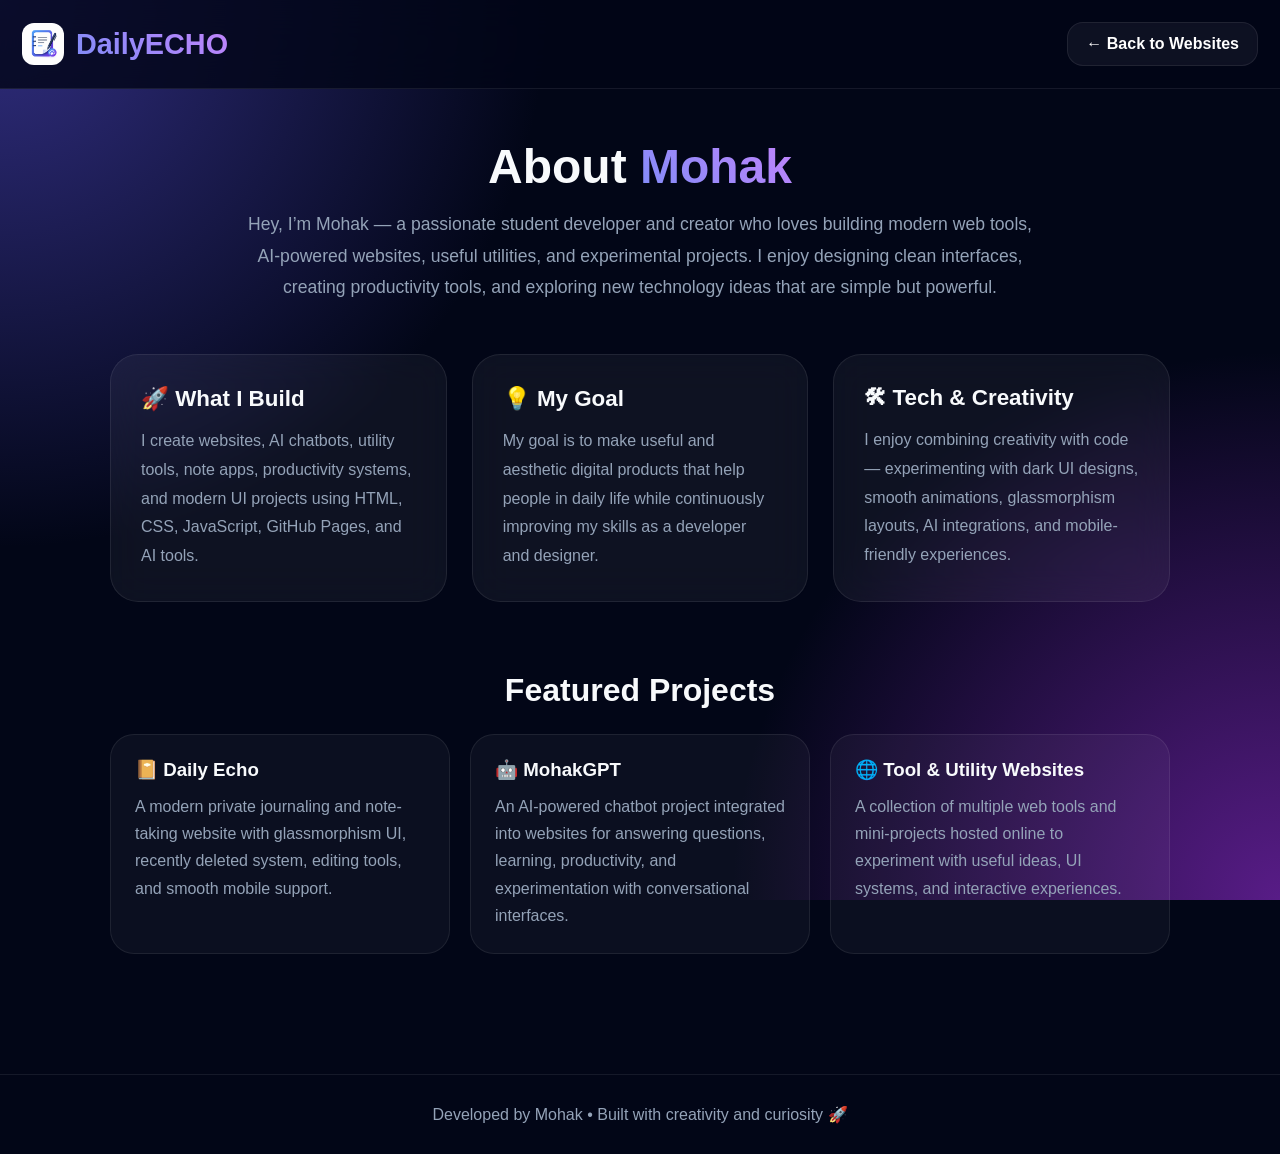
<file: about.html>
<!DOCTYPE html>
<html lang="en">
<head>
<meta charset="UTF-8">
<meta name="viewport" content="width=device-width, initial-scale=1.0">
<title>About Us | Daily Echo</title>

<link rel="icon" type="image/png" href="logo.png">

<style>
:root{
--primary:#6366f1;
--secondary:#8b5cf6;
--bg:#020617;
--card:rgba(255,255,255,0.05);
--border:rgba(255,255,255,0.08);
--text:#f8fafc;
--muted:#94a3b8;
}

*{
margin:0;
padding:0;
box-sizing:border-box;
font-family:Inter,-apple-system,sans-serif;
}

body{
background:var(--bg);
color:var(--text);
overflow-x:hidden;
}

body::before{
content:"";
position:fixed;
inset:0;
background:
radial-gradient(circle at top left,#312e81 0%,transparent 35%),
radial-gradient(circle at bottom right,#581c87 0%,transparent 35%),
#020617;
z-index:-1;
}

nav{
padding:22px;
display:flex;
justify-content:space-between;
align-items:center;
border-bottom:1px solid var(--border);
background:rgba(2,6,23,.8);
backdrop-filter:blur(20px);
position:sticky;
top:0;
z-index:100;
}

.logo-wrap{
display:flex;
align-items:center;
gap:12px;
}

.logo-wrap img{
width:42px;
height:42px;
border-radius:12px;
}

.logo{
font-size:1.8rem;
font-weight:900;
background:linear-gradient(45deg,#818cf8,#c084fc);
-webkit-background-clip:text;
-webkit-text-fill-color:transparent;
}

.back-btn{
text-decoration:none;
background:var(--card);
border:1px solid var(--border);
padding:12px 18px;
border-radius:16px;
color:white;
font-weight:700;
transition:.3s;
}

.back-btn:hover{
background:rgba(99,102,241,.15);
transform:translateY(-2px);
}

.container{
max-width:1100px;
margin:auto;
padding:50px 20px;
}

.hero{
text-align:center;
margin-bottom:50px;
}

.hero h1{
font-size:3rem;
margin-bottom:15px;
}

.hero p{
color:var(--muted);
font-size:1.1rem;
line-height:1.8;
max-width:800px;
margin:auto;
}

.grid{
display:grid;
grid-template-columns:repeat(auto-fit,minmax(280px,1fr));
gap:25px;
margin-top:40px;
}

.card{
background:var(--card);
border:1px solid var(--border);
border-radius:28px;
padding:30px;
backdrop-filter:blur(18px);
transition:.35s;
}

.card:hover{
transform:translateY(-8px);
border-color:rgba(99,102,241,.35);
}

.card h2{
margin-bottom:15px;
font-size:1.4rem;
}

.card p{
color:var(--muted);
line-height:1.8;
}

.highlight{
background:linear-gradient(45deg,#818cf8,#c084fc);
-webkit-background-clip:text;
-webkit-text-fill-color:transparent;
font-weight:800;
}

.projects{
margin-top:70px;
}

.projects h2{
font-size:2rem;
margin-bottom:25px;
text-align:center;
}

.project-list{
display:grid;
grid-template-columns:repeat(auto-fit,minmax(250px,1fr));
gap:20px;
}

.project{
padding:24px;
border-radius:24px;
background:rgba(255,255,255,.04);
border:1px solid rgba(255,255,255,.08);
transition:.3s;
}

.project:hover{
transform:translateY(-5px);
background:rgba(99,102,241,.08);
}

.project h3{
margin-bottom:12px;
}

.project p{
color:var(--muted);
line-height:1.7;
}

footer{
margin-top:70px;
padding:30px 20px;
border-top:1px solid rgba(255,255,255,.08);
text-align:center;
color:var(--muted);
}

@media(max-width:700px){

.hero h1{
font-size:2.2rem;
}

.hero p{
font-size:1rem;
}

}
</style>
</head>
<body>

<nav>

<div class="logo-wrap">
<img src="logo.png" alt="logo">
<div class="logo">DailyECHO</div>
</div>

<a href="https://mohakdev1220.github.io/dailyecho/" class="back-btn">
← Back to Websites
</a>

</nav>

<div class="container">

<div class="hero">

<h1>About <span class="highlight">Mohak</span></h1>

<p>
Hey, I’m Mohak — a passionate student developer and creator who loves building modern web tools, AI-powered websites, useful utilities, and experimental projects.  
I enjoy designing clean interfaces, creating productivity tools, and exploring new technology ideas that are simple but powerful.
</p>

</div>

<div class="grid">

<div class="card">
<h2>🚀 What I Build</h2>
<p>
I create websites, AI chatbots, utility tools, note apps, productivity systems, and modern UI projects using HTML, CSS, JavaScript, GitHub Pages, and AI tools.
</p>
</div>

<div class="card">
<h2>💡 My Goal</h2>
<p>
My goal is to make useful and aesthetic digital products that help people in daily life while continuously improving my skills as a developer and designer.
</p>
</div>

<div class="card">
<h2>🛠 Tech & Creativity</h2>
<p>
I enjoy combining creativity with code — experimenting with dark UI designs, smooth animations, glassmorphism layouts, AI integrations, and mobile-friendly experiences.
</p>
</div>

</div>

<div class="projects">

<h2>Featured Projects</h2>

<div class="project-list">

<div class="project">
<h3>📔 Daily Echo</h3>
<p>
A modern private journaling and note-taking website with glassmorphism UI, recently deleted system, editing tools, and smooth mobile support.
</p>
</div>

<div class="project">
<h3>🤖 MohakGPT</h3>
<p>
An AI-powered chatbot project integrated into websites for answering questions, learning, productivity, and experimentation with conversational interfaces.
</p>
</div>

<div class="project">
<h3>🌐 Tool & Utility Websites</h3>
<p>
A collection of multiple web tools and mini-projects hosted online to experiment with useful ideas, UI systems, and interactive experiences.
</p>
</div>

</div>

</div>

</div>

<footer>
Developed by Mohak • Built with creativity and curiosity 🚀
</footer>

</body>
</html>
</file>
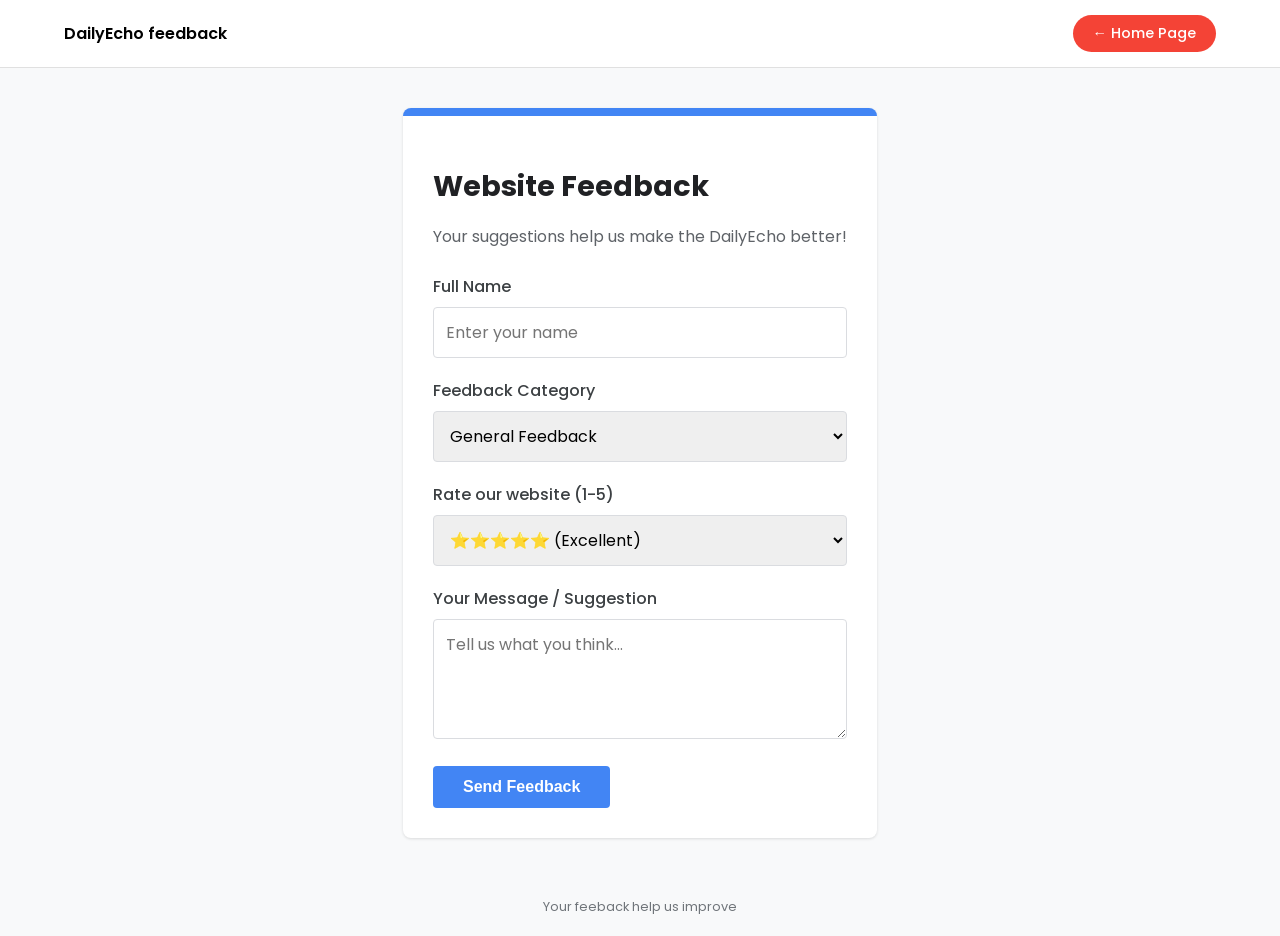
<file: feedback.html>
<!DOCTYPE html>
<html lang="en">
<head>
    <meta charset="UTF-8">
    <meta name="viewport" content="width=device-width, initial-scale=1.0">
    <title>Feedback | DailyEcho  </title>
    <style>
        @import url('https://fonts.googleapis.com/css2?family=Poppins:wght@300;400;600&display=swap');

        :root {
            --google-blue: #4285F4;
            --google-red: #EA4335;
            --google-yellow: #FBBC05;
            --google-green: #34A853;
            --school-red: #f44336;
        }

        body {
            font-family: 'Poppins', sans-serif;
            background: #f8f9fa;
            margin: 0;
            display: flex;
            flex-direction: column;
            min-height: 100vh;
        }

        /* Top Bar */
        header {
            background: white;
            padding: 15px 5%;
            display: flex;
            justify-content: space-between;
            align-items: center;
            border-bottom: 1px solid #e0e0e0;
        }

        .home-btn {
            text-decoration: none;
            color: white;
            background: var(--school-red);
            padding: 8px 20px;
            border-radius: 24px;
            font-size: 0.9rem;
            font-weight: 500;
        }

        /* Form Container */
        .container {
            max-width: 600px;
            margin: 40px auto;
            background: white;
            padding: 30px;
            border-radius: 8px;
            box-shadow: 0 1px 3px rgba(0,0,0,0.12);
            border-top: 8px solid var(--google-blue);
        }

        h1 { color: #202124; font-size: 1.8rem; margin-bottom: 10px; }
        p { color: #5f6368; margin-bottom: 25px; }

        .form-group { margin-bottom: 20px; }
        label { display: block; margin-bottom: 8px; font-weight: 500; color: #3c4043; }
        
        input, select, textarea {
            width: 100%;
            padding: 12px;
            border: 1px solid #dadce0;
            border-radius: 4px;
            box-sizing: border-box;
            font-family: inherit;
            font-size: 1rem;
        }

        textarea { height: 120px; resize: vertical; }

        input:focus, select:focus, textarea:focus {
            outline: none;
            border: 2px solid var(--google-blue);
        }

        .submit-btn {
            background: var(--google-blue);
            color: white;
            border: none;
            padding: 12px 30px;
            border-radius: 4px;
            font-size: 1rem;
            font-weight: 600;
            cursor: pointer;
            transition: background 0.2s;
        }

        .submit-btn:hover { background: #3367d6; }

        footer { text-align: center; padding: 20px; color: #70757a; font-size: 0.8rem; margin-top: auto; }
    </style>
</head>
<body>

    <header>
        <div style="font-weight: 600;"> DailyEcho feedback </div>
        <a href="https://mohakdev1220.github.io/dailyecho/" class="home-btn">← Home Page </a>
    </header>

    <div class="container">
        <h1>Website Feedback</h1>
        <p>Your suggestions help us make the DailyEcho better!</p>

      <form id="my-form" action="https://formspree.io/f/xkowpdnv" method="POST">
            
            <div class="form-group">
                <label>Full Name</label>
                <input type="text" name="name" placeholder="Enter your name" required>
            </div>

        

                <div class="form-group">
                <label>Feedback Category</label>
                <select name="category">
                    <option value="general">General Feedback</option>
          
                    <option value="fees"> Info Correction</option>
                <option value="suggestion">New Feature Suggestion</option>
                </select>
            </div>

            <div class="form-group">
                <label>Rate our website (1-5)</label>
                <select name="rating">
                    <option value="5">⭐⭐⭐⭐⭐ (Excellent)</option>
                    <option value="4">⭐⭐⭐⭐ (Good)</option>
                    <option value="3">⭐⭐⭐ (Average)</option>
                    <option value="2">⭐⭐ (Needs Work)</option>
                    <option value="1">⭐ (Poor)</option>
                </select>
            </div>

            <div class="form-group">
                <label>Your Message / Suggestion</label>
                <textarea name="message" placeholder="Tell us what you think..." required></textarea>
            </div>

            <input type="hidden" name="_subject" value="New Feedback from toolify!"> 
           <input type="hidden" name="_next" value="https://mohakdev1220.github.io/toolify/thanks">

<button type="submit" class="submit-btn">Send Feedback</button>
  

</form>
    </div>

    <footer>
    Your feeback help us improve 
    </footer>

</body>
</html>
</file>
